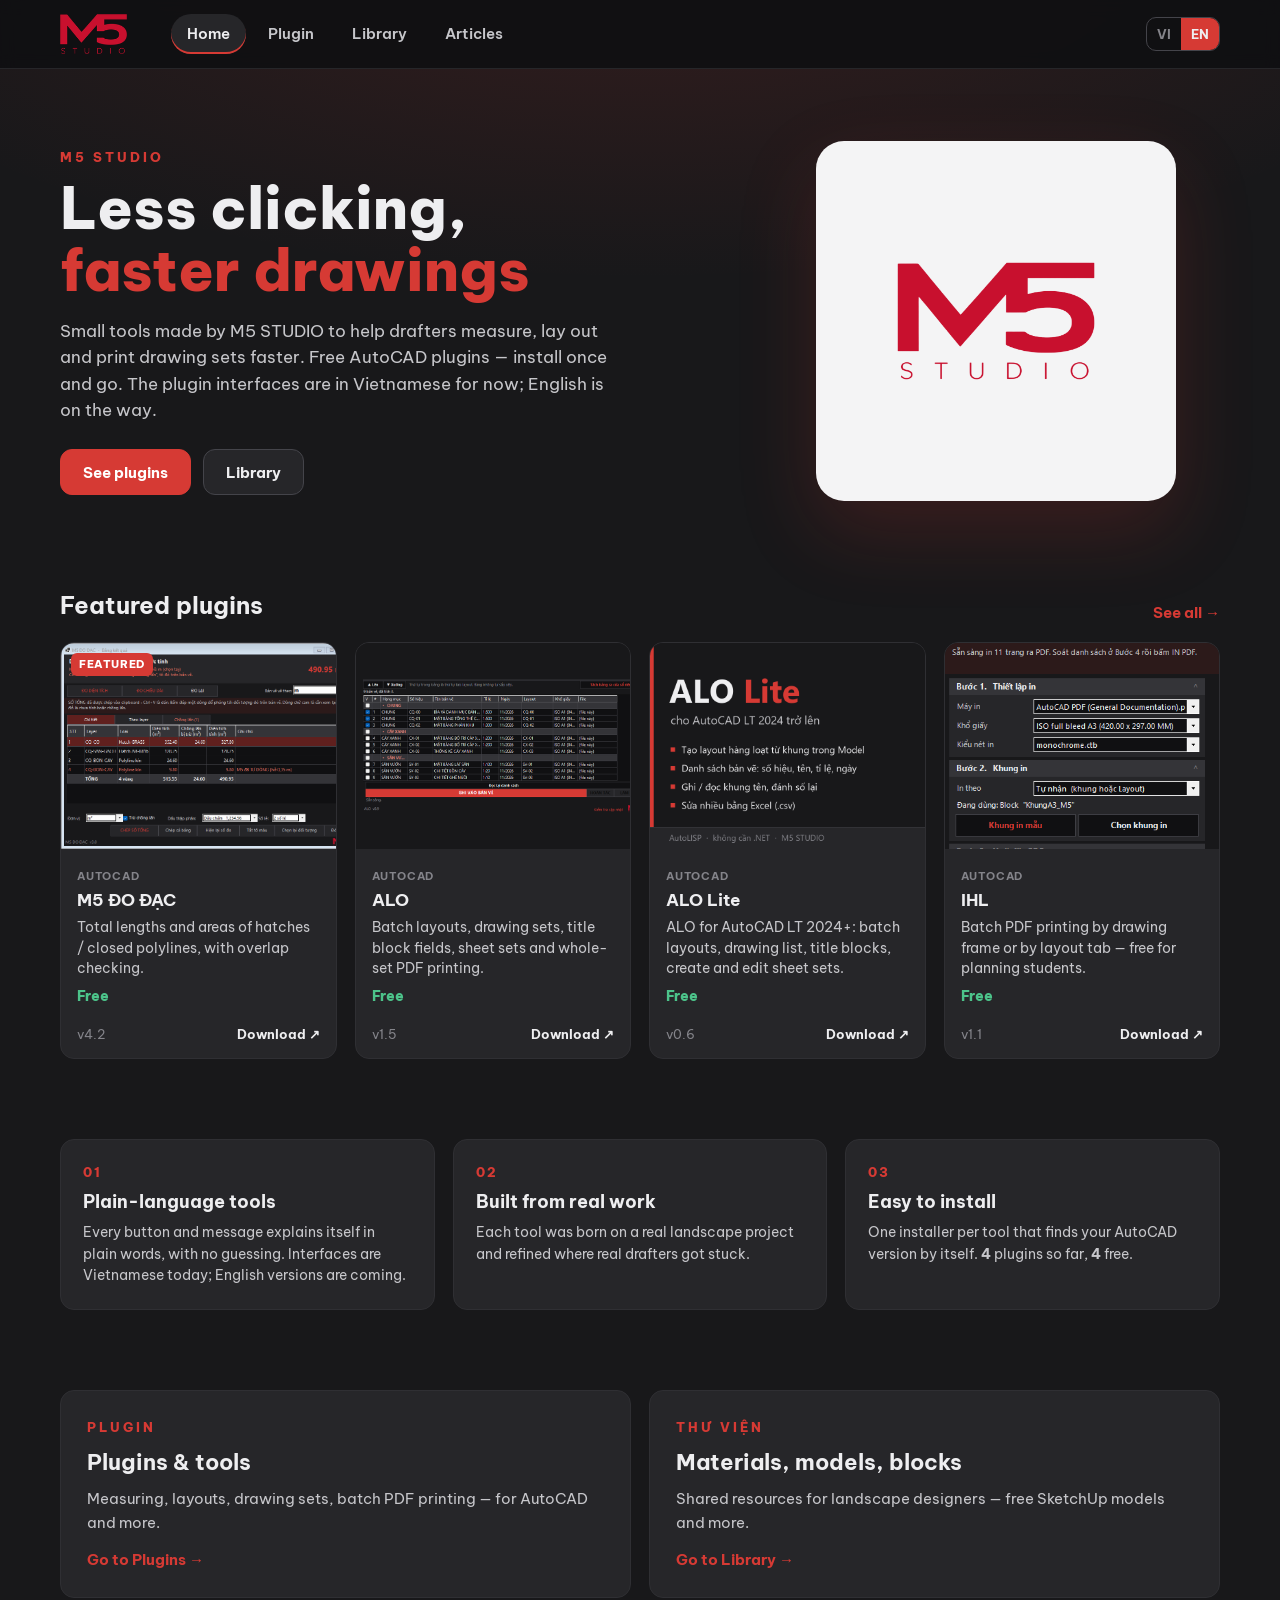
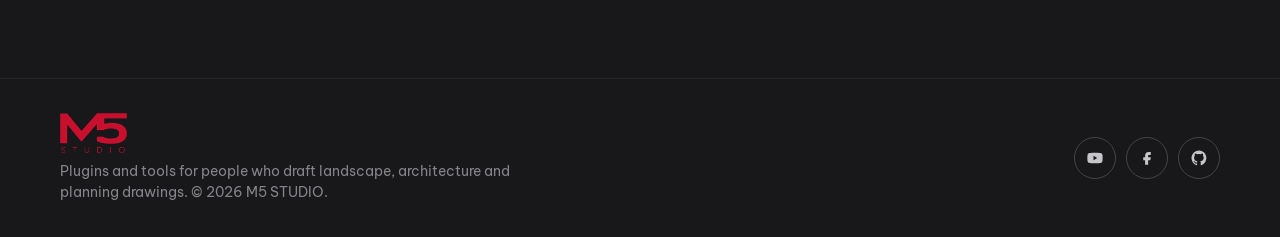
<file: index.html>
<!doctype html>
<html lang="vi">
<head>
  <meta charset="utf-8">
  <meta name="viewport" content="width=device-width, initial-scale=1">
  <title data-en="M5 STUDIO — Tools for drafters">M5 STUDIO — Công cụ cho người dựng bản vẽ</title>
  <meta name="description" content="Plugin và công cụ của M5 STUDIO cho người dựng bản vẽ cảnh quan, kiến trúc, quy hoạch: đo đạc, dàn trang, in hồ sơ." data-en="Free AutoCAD plugins by M5 STUDIO for landscape, architecture and planning drafters: measuring, layouts, sheet sets, batch PDF printing.">
  <link rel="icon" href="assets/img/favicon.png">
  <link rel="preconnect" href="https://fonts.googleapis.com">
  <link rel="preconnect" href="https://fonts.gstatic.com" crossorigin>
  <link href="https://fonts.googleapis.com/css2?family=Be+Vietnam+Pro:wght@400;600;700;800&display=swap" rel="stylesheet">
  <link rel="stylesheet" href="assets/css/style.css?v=43">
</head>
<body data-page="chu">
<main>
  <section class="wrap hero">
    <div>
      <div class="eyebrow">M5 STUDIO</div>
      <h1 data-en="Less clicking,<br><em>faster drawings</em>">Bớt việc tay,<br><em>vẽ nhanh hơn</em></h1>
      <p data-en="Small tools made by M5 STUDIO to help drafters measure, lay out and print drawing sets faster. Free AutoCAD plugins — install once and go. The plugin interfaces are in Vietnamese for now; English is on the way.">Những công cụ nhỏ do đội ngũ M5 STUDIO làm ra, giúp người dựng bản vẽ đo, dàn trang và in hồ sơ nhanh hơn. Cho AutoCAD và nhiều phần mềm khác — giao diện tiếng Việt, cài một lần là dùng.</p>
      <div class="actions">
        <a class="btn main" href="plugin.html" data-en="See plugins">Xem plugin</a>
        <a class="btn" href="thu-vien.html" data-en="Library">Thư viện</a>
      </div>
    </div>
    <div class="hero-logo"><img src="assets/img/m5-logo.png" alt="Logo M5 STUDIO"></div>
  </section>

  <section class="wrap section">
    <div class="section-head">
      <h2 data-en="Featured plugins">Plugin nổi bật</h2>
      <a href="plugin.html" data-en="See all →">Xem tất cả →</a>
    </div>
    <div class="grid" id="noiBat"></div>
  </section>

  <section class="wrap section">
    <div class="pillars">
      <div class="pillar" data-en="<div class=&quot;n&quot;>01</div><h3>Plain-language tools</h3><p>Every button and message explains itself in plain words, with no guessing. Interfaces are Vietnamese today; English versions are coming.</p>"><div class="n">01</div><h3>Tiếng Việt trọn vẹn</h3><p>Mọi nút, mọi thông báo đều có dấu, viết bằng lời thường — không cần đoán.</p></div>
      <div class="pillar" data-en="<div class=&quot;n&quot;>02</div><h3>Built from real work</h3><p>Each tool was born on a real landscape project and refined where real drafters got stuck.</p>"><div class="n">02</div><h3>Làm từ việc thật</h3><p>Mỗi công cụ ra đời từ một hồ sơ cảnh quan thật, sửa theo chỗ vướng thật.</p></div>
      <div class="pillar" data-en="<div class=&quot;n&quot;>03</div><h3>Easy to install</h3><p>One installer per tool that finds your AutoCAD version by itself. <b id=&quot;soPlugin&quot;>0</b> plugins so far, <b id=&quot;soMienPhi&quot;>0</b> free.</p>"><div class="n">03</div><h3>Nhiều phần mềm</h3><p>Mỗi công cụ một bộ cài, tự nhận phiên bản phần mềm trên máy. Hiện có <b id="soPlugin">0</b> plugin, <b id="soMienPhi">0</b> miễn phí.</p></div>
    </div>
  </section>

  <section class="wrap section">
    <div class="duo">
      <a class="big-link" href="plugin.html">
        <div class="eyebrow">Plugin</div>
        <h3 data-en="Plugins &amp; tools">Plugin &amp; công cụ</h3>
        <p data-en="Measuring, layouts, drawing sets, batch PDF printing — for AutoCAD and more.">Đo đạc, dàn trang, bộ bản vẽ, in PDF hàng loạt — cho AutoCAD và các phần mềm khác.</p>
        <span data-en="Go to Plugins →">Đến trang Plugin →</span>
      </a>
      <a class="big-link" href="thu-vien.html">
        <div class="eyebrow">Thư viện</div>
        <h3 data-en="Materials, models, blocks">Vật liệu, model, block</h3>
        <p data-en="Shared resources for landscape designers — free SketchUp models and more.">Kho tài nguyên dùng chung cho dân cảnh quan — đang chuẩn bị.</p>
        <span data-en="Go to Library →">Đến Thư viện →</span>
      </a>
    </div>
  </section>
</main>
<script src="data/cai-dat.js?v=43"></script>
<script src="data/plugins.js?v=43"></script>
<script src="assets/js/site.js?v=43"></script>
</body>
</html>
</file>
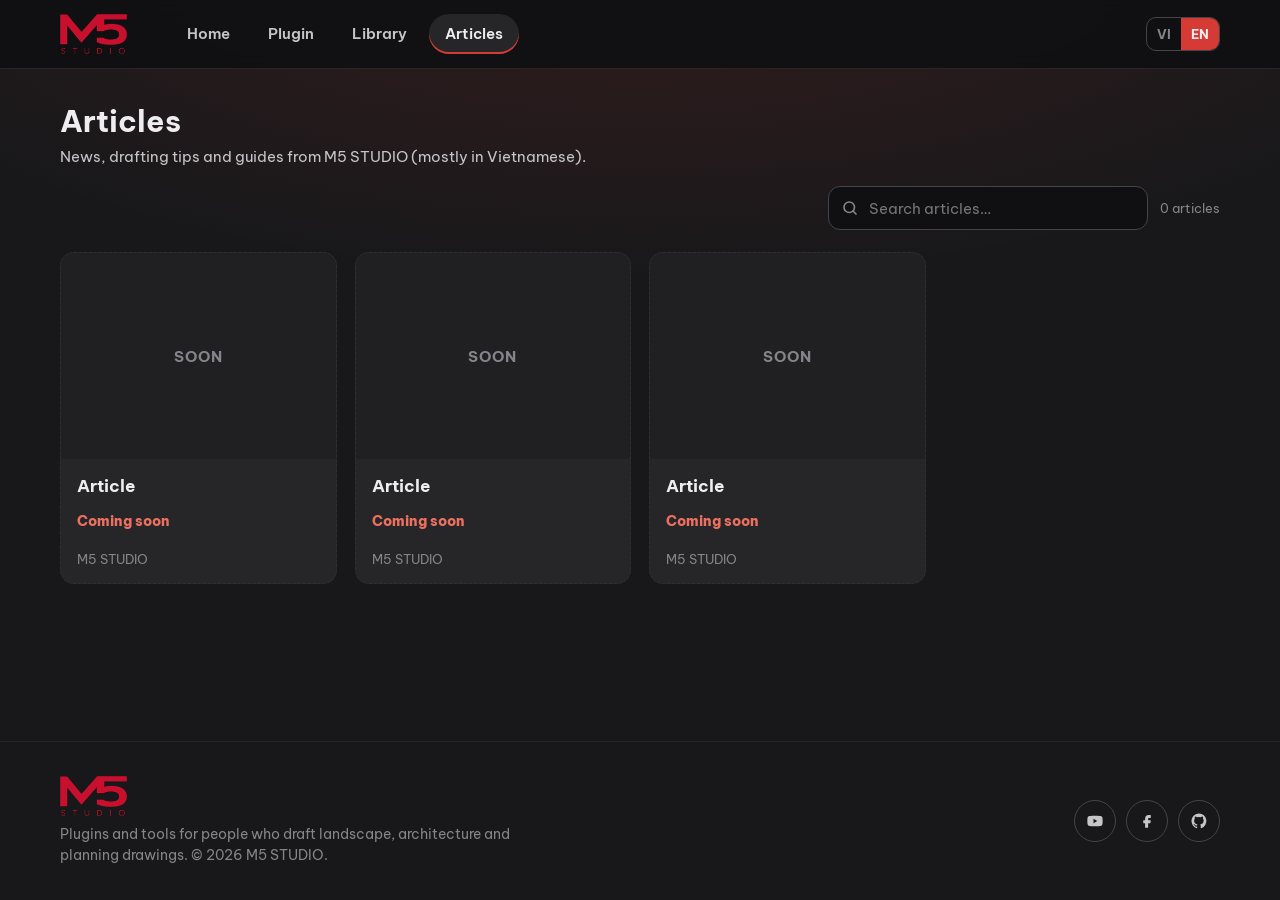
<file: bai-viet.html>
<!doctype html>
<html lang="vi">
<head>
  <meta charset="utf-8">
  <meta name="viewport" content="width=device-width, initial-scale=1">
  <title data-en="Articles — M5 STUDIO">Bài viết — M5 STUDIO</title>
  <meta name="description" content="Tin mới, mẹo dựng bản vẽ và hướng dẫn từ M5 STUDIO.">
  <link rel="icon" href="assets/img/favicon.png">
  <link rel="preconnect" href="https://fonts.googleapis.com">
  <link rel="preconnect" href="https://fonts.gstatic.com" crossorigin>
  <link href="https://fonts.googleapis.com/css2?family=Be+Vietnam+Pro:wght@400;600;700;800&display=swap" rel="stylesheet">
  <link rel="stylesheet" href="assets/css/style.css?v=43">
</head>
<body data-page="baiviet">
<main class="wrap">
  <div class="page-top">
    <div>
      <h1 data-en="Articles">Bài viết</h1>
      <p data-en="News, drafting tips and guides from M5 STUDIO (mostly in Vietnamese).">Tin mới, mẹo dựng bản vẽ và hướng dẫn từ M5 STUDIO.</p>
    </div>
  </div>

  <div class="toolbar">
    <label class="search">
      <svg viewBox="0 0 24 24" fill="none" stroke="currentColor" stroke-width="2.2" stroke-linecap="round"><circle cx="11" cy="11" r="7"/><path d="M20 20l-4-4"/></svg>
      <input id="tim" type="search" placeholder="Tìm bài viết…" aria-label="Tìm bài viết" data-en-ph="Search articles…">
    </label>
    <span class="count" id="dem"></span>
  </div>

  <div class="grid" id="luoi"></div>
</main>
<script src="data/cai-dat.js?v=43"></script>
<script src="data/bai-viet.js?v=43"></script>
<script src="assets/js/site.js?v=43"></script>
</body>
</html>
</file>
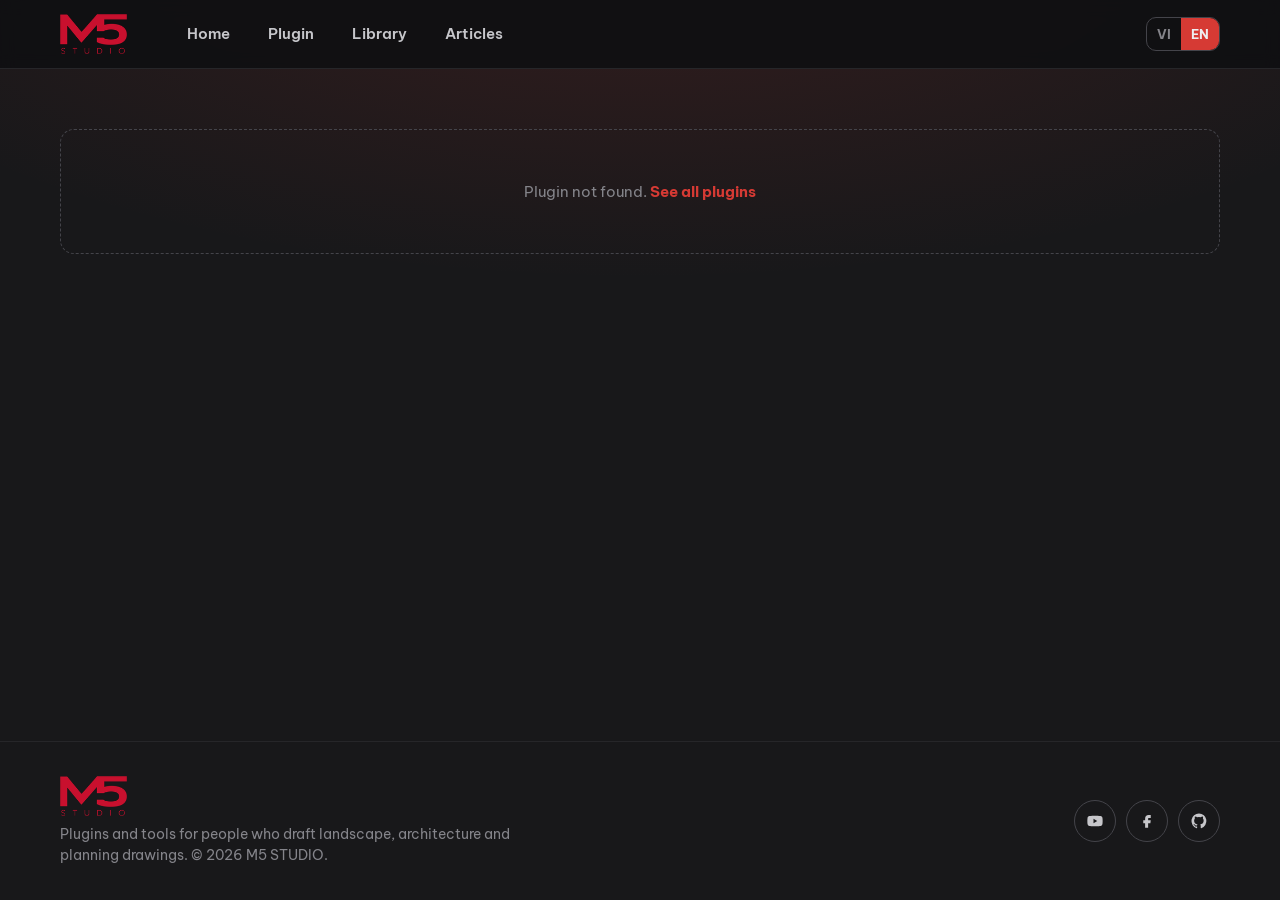
<file: chi-tiet.html>
<!doctype html>
<html lang="vi">
<head>
  <meta charset="utf-8">
  <meta name="viewport" content="width=device-width, initial-scale=1">
  <title>Plugin — M5 STUDIO</title>
  <link rel="icon" href="assets/img/favicon.png">
  <link rel="preconnect" href="https://fonts.googleapis.com">
  <link rel="preconnect" href="https://fonts.gstatic.com" crossorigin>
  <link href="https://fonts.googleapis.com/css2?family=Be+Vietnam+Pro:wght@400;600;700;800&display=swap" rel="stylesheet">
  <link rel="stylesheet" href="assets/css/style.css?v=43">
</head>
<body data-page="chitiet">
<main class="wrap" id="chiTiet"></main>
<script src="data/cai-dat.js?v=43"></script>
<script src="data/plugins.js?v=43"></script>
<script src="assets/js/site.js?v=43"></script>
</body>
</html>
</file>
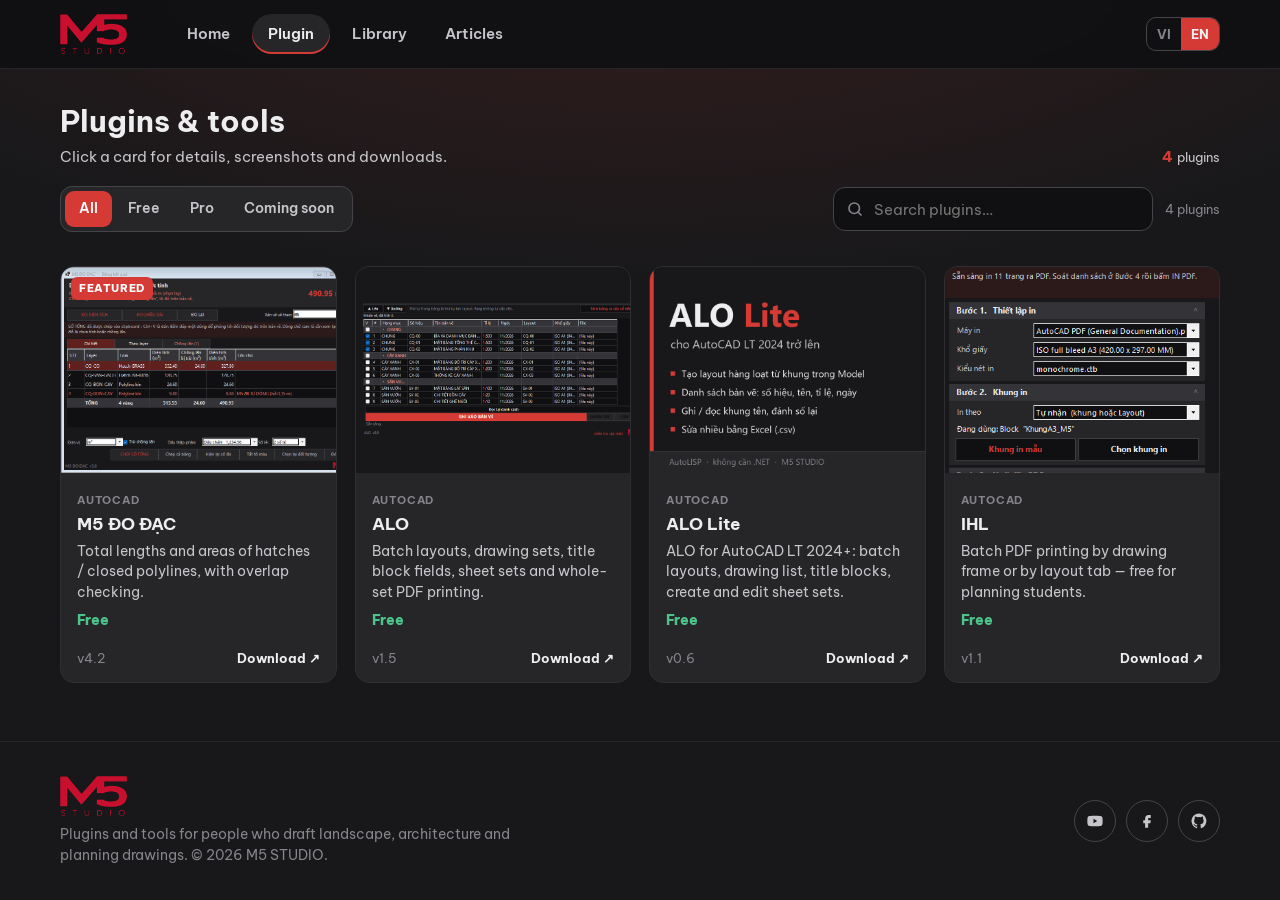
<file: plugin.html>
<!doctype html>
<html lang="vi">
<head>
  <meta charset="utf-8">
  <meta name="viewport" content="width=device-width, initial-scale=1">
  <title>Plugin — M5 STUDIO</title>
  <meta name="description" content="Danh sách plugin và công cụ của M5 STUDIO." data-en="All plugins and tools by M5 STUDIO.">
  <link rel="icon" href="assets/img/favicon.png">
  <link rel="preconnect" href="https://fonts.googleapis.com">
  <link rel="preconnect" href="https://fonts.gstatic.com" crossorigin>
  <link href="https://fonts.googleapis.com/css2?family=Be+Vietnam+Pro:wght@400;600;700;800&display=swap" rel="stylesheet">
  <link rel="stylesheet" href="assets/css/style.css?v=43">
</head>
<body data-page="plugin">
<main class="wrap">
  <div class="page-top">
    <div>
      <h1 data-en="Plugins &amp; tools">Plugin &amp; công cụ</h1>
      <p data-en="Click a card for details, screenshots and downloads.">Bấm vào thẻ để xem chi tiết, ảnh chụp và tải về.</p>
    </div>
    <div class="stats">
      <span hidden id="oTongTai" data-en="<b id=&quot;tongTai&quot;>0</b>downloads"><b id="tongTai">0</b>lượt tải</span>
      <span data-en="<b id=&quot;tongPlugin&quot;>0</b>plugins"><b id="tongPlugin">0</b>plugin</span>
    </div>
  </div>

  <div class="toolbar">
    <div class="seg" id="loc" role="group" aria-label="Lọc plugin">
      <button class="on" data-loc="tat-ca" data-en="All">Tất cả</button>
      <button data-loc="mien-phi" data-en="Free">Miễn phí</button>
      <button data-loc="pro">Pro</button>
      <button data-loc="sap-ra-mat" data-en="Coming soon">Sắp ra mắt</button>
    </div>
    <label class="search">
      <svg viewBox="0 0 24 24" fill="none" stroke="currentColor" stroke-width="2.2" stroke-linecap="round"><circle cx="11" cy="11" r="7"/><path d="M20 20l-4-4"/></svg>
      <input id="tim" type="search" placeholder="Tìm plugin…" aria-label="Tìm plugin" data-en-ph="Search plugins…">
    </label>
    <span class="count" id="dem"></span>
  </div>
  <div class="chips" id="locPm" hidden></div>

  <div class="grid" id="luoi"></div>
</main>
<script src="data/cai-dat.js?v=43"></script>
<script src="data/plugins.js?v=43"></script>
<script src="assets/js/site.js?v=43"></script>
</body>
</html>
</file>
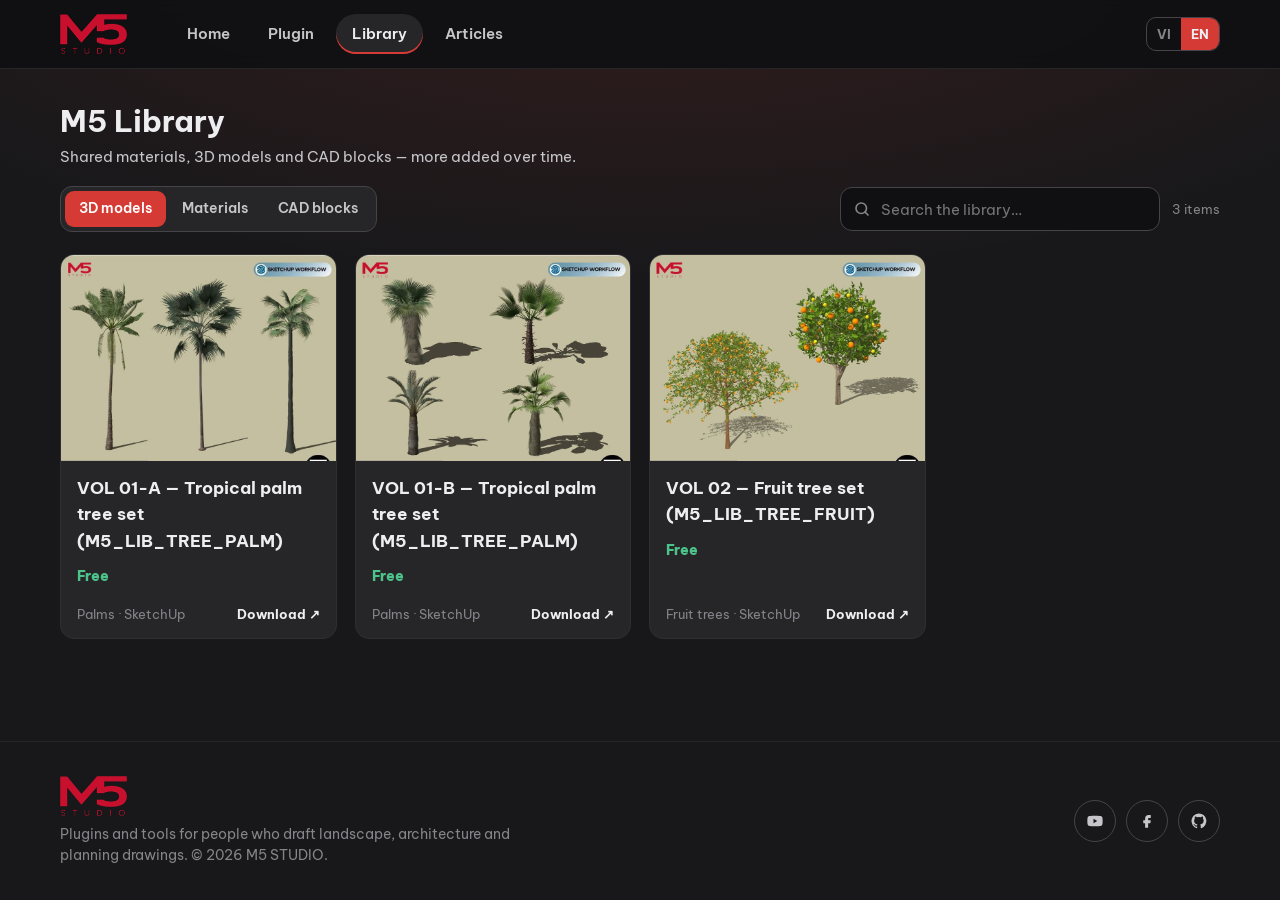
<file: thu-vien.html>
<!doctype html>
<html lang="vi">
<head>
  <meta charset="utf-8">
  <meta name="viewport" content="width=device-width, initial-scale=1">
  <title data-en="Library — M5 STUDIO">Thư viện — M5 STUDIO</title>
  <meta name="description" content="Thư viện vật liệu, model 3D và block CAD của M5 STUDIO.">
  <link rel="icon" href="assets/img/favicon.png">
  <link rel="preconnect" href="https://fonts.googleapis.com">
  <link rel="preconnect" href="https://fonts.gstatic.com" crossorigin>
  <link href="https://fonts.googleapis.com/css2?family=Be+Vietnam+Pro:wght@400;600;700;800&display=swap" rel="stylesheet">
  <link rel="stylesheet" href="assets/css/style.css?v=43">
</head>
<body data-page="thuvien">
<main class="wrap">
  <div class="page-top">
    <div>
      <h1>M5 Library</h1>
      <p data-en="Shared materials, 3D models and CAD blocks — more added over time.">Vật liệu, model 3D và block CAD dùng chung — đang chuẩn bị, sẽ cập nhật dần.</p>
    </div>
  </div>

  <div class="toolbar">
    <div class="seg" id="nhom" role="group" aria-label="Nhóm thư viện"></div>
    <label class="search">
      <svg viewBox="0 0 24 24" fill="none" stroke="currentColor" stroke-width="2.2" stroke-linecap="round"><circle cx="11" cy="11" r="7"/><path d="M20 20l-4-4"/></svg>
      <input id="tim" type="search" placeholder="Tìm trong thư viện…" aria-label="Tìm trong thư viện" data-en-ph="Search the library…">
    </label>
    <span class="count" id="dem"></span>
  </div>

  <div class="grid" id="luoi"></div>
</main>
<script src="data/cai-dat.js?v=43"></script>
<script src="data/thu-vien.js?v=43"></script>
<script src="assets/js/site.js?v=43"></script>
</body>
</html>
</file>
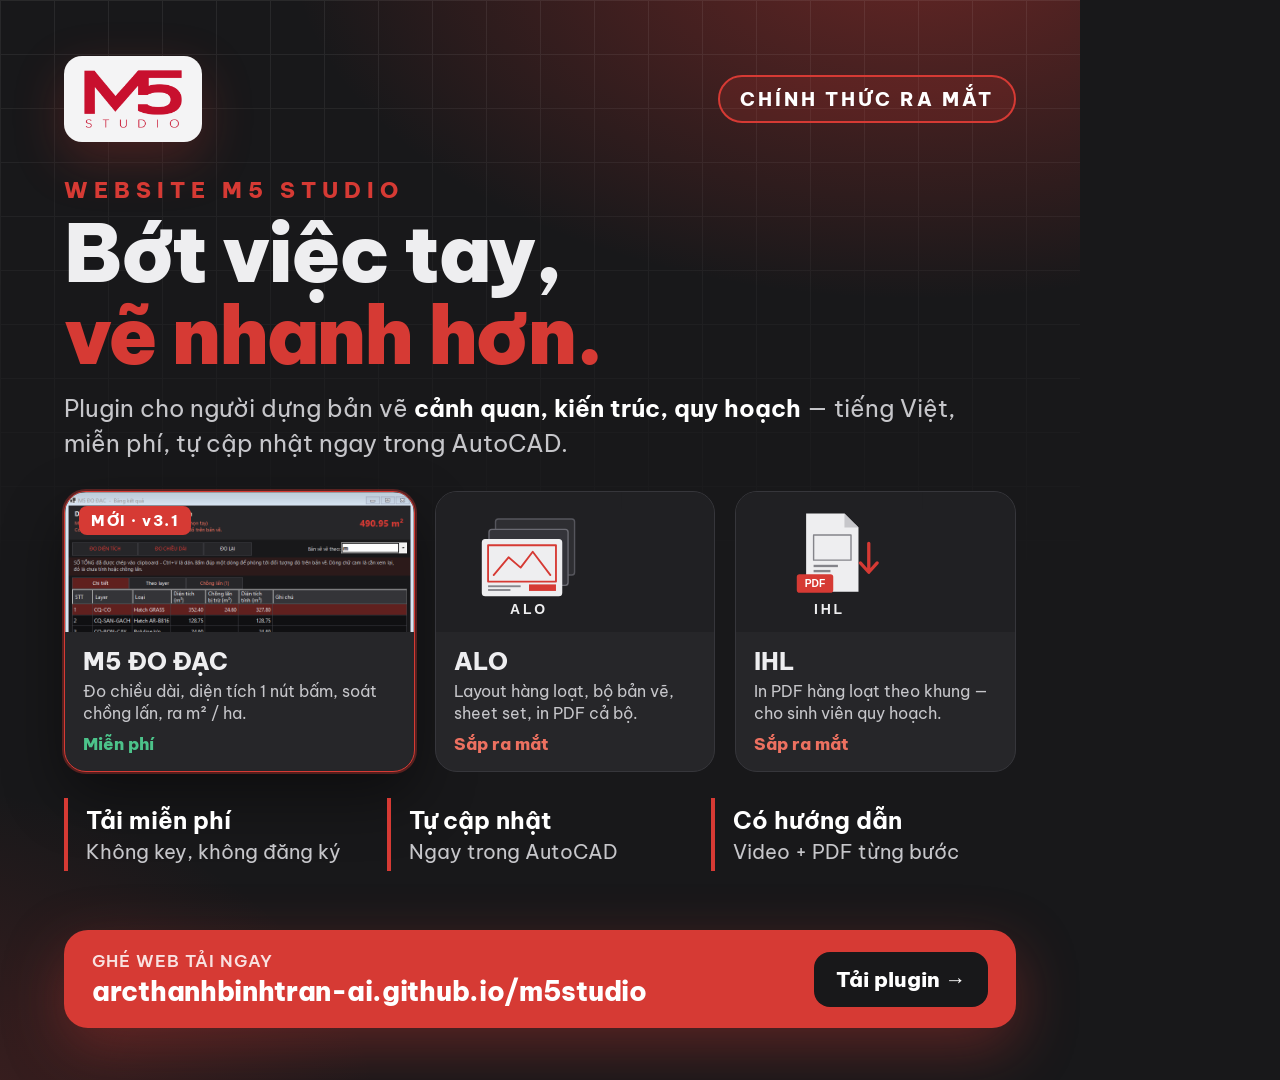
<file: tools/anh-bai-dang/cong-bo-vuong.html>
<!doctype html>
<html lang="vi">
<head>
<meta charset="utf-8">
<title>M5 STUDIO - ảnh công bố</title>
<link href="https://fonts.googleapis.com/css2?family=Be+Vietnam+Pro:wght@400;500;600;700;800;900&display=swap" rel="stylesheet">
<style>
  /* Khung vuông 1080x1080 - bản vuông của ảnh công bố */
  * { box-sizing: border-box; margin: 0; padding: 0; }
  html, body { width: 1080px; height: 1080px; overflow: hidden; background: #18181A; }
  body {
    font-family: "Be Vietnam Pro", "Segoe UI", Arial, sans-serif;
    color: #EEEEF0;
    position: relative;
  }
  .glow {
    position: absolute; inset: 0;
    background:
      radial-gradient(ellipse 900px 520px at 85% -6%, rgba(214, 58, 52, .42), transparent 70%),
      radial-gradient(ellipse 700px 500px at -10% 105%, rgba(214, 58, 52, .22), transparent 70%);
  }
  .grid-bg {
    position: absolute; inset: 0; opacity: .07;
    background-image:
      linear-gradient(#fff 1px, transparent 1px),
      linear-gradient(90deg, #fff 1px, transparent 1px);
    background-size: 54px 54px;
    mask-image: linear-gradient(180deg, #000 0%, transparent 55%);
  }
  .wrap { position: absolute; inset: 0; padding: 56px 64px 52px; display: flex; flex-direction: column; }

  .top { display: flex; align-items: center; justify-content: space-between; }
  .logo-box { background: #F4F4F5; border-radius: 18px; padding: 14px 20px; box-shadow: 0 18px 50px rgba(214, 58, 52, .25); }
  .logo-box img { height: 58px; display: block; }
  .pill {
    border: 2px solid #D63A34; color: #fff; background: rgba(214, 58, 52, .15);
    font-weight: 800; font-size: 19px; letter-spacing: 3px; padding: 10px 20px; border-radius: 999px;
  }

  .kicker { margin-top: 34px; color: #D63A34; font-weight: 800; font-size: 22px; letter-spacing: 6px; }
  h1 { margin-top: 8px; font-size: 80px; line-height: 1.02; font-weight: 900; letter-spacing: -2px; }
  h1 em { font-style: normal; color: #D63A34; }
  .lead { margin-top: 16px; font-size: 24px; line-height: 1.45; color: #C6C6CA; max-width: 900px; }
  .lead b { color: #fff; font-weight: 700; }

  .cards { margin-top: 30px; display: grid; grid-template-columns: 1.25fr 1fr 1fr; gap: 20px; }
  .card {
    background: #262629; border: 1px solid #36363B; border-radius: 22px; overflow: hidden;
    display: flex; flex-direction: column;
  }
  .card.hot { border-color: #D63A34; box-shadow: 0 0 0 2px rgba(214, 58, 52, .35), 0 24px 60px rgba(0, 0, 0, .45); }
  .card .pic { height: 140px; background: #202023; position: relative; overflow: hidden; }
  .card .pic img { width: 100%; height: 100%; object-fit: cover; object-position: top left; }
  .card .pic img[src$=".svg"] { object-fit: contain; }
  .card .tag {
    position: absolute; top: 14px; left: 14px; background: #D63A34; color: #fff;
    font-size: 15px; font-weight: 800; letter-spacing: 1.5px; padding: 5px 12px; border-radius: 8px;
  }
  .card .body { padding: 14px 18px 16px; }
  .card h3 { font-size: 24px; font-weight: 800; }
  .card p { margin-top: 4px; font-size: 16px; line-height: 1.4; color: #C6C6CA; }
  .price { display: inline-block; margin-top: 8px; font-weight: 800; font-size: 17px; }
  .free { color: #4CC38A; }
  .soon { color: #EC7060; }

  .feat { margin-top: 26px; display: grid; grid-template-columns: repeat(3, 1fr); gap: 18px; }
  .feat div {
    border-left: 4px solid #D63A34; padding: 6px 0 6px 18px;
    font-size: 20px; line-height: 1.35; color: #C6C6CA; white-space: nowrap;
  }
  .feat b { display: block; color: #fff; font-size: 24px; margin-bottom: 2px; }

  .bottom {
    margin-top: auto; display: flex; align-items: center; justify-content: space-between;
    background: #D63A34; border-radius: 24px; padding: 20px 28px;
    box-shadow: 0 20px 60px rgba(214, 58, 52, .35);
  }
  .bottom .lbl { font-size: 17px; font-weight: 600; color: rgba(255, 255, 255, .85); letter-spacing: 1px; }
  .bottom .url { white-space: nowrap; font-size: 27px; font-weight: 800; color: #fff; margin-top: 2px; letter-spacing: -.3px; }
  .bottom .go {
    background: #18181A; color: #fff; font-weight: 800; font-size: 21px;
    padding: 14px 22px; border-radius: 16px; white-space: nowrap;
  }
</style>
</head>
<body>
  <div class="glow"></div>
  <div class="grid-bg"></div>
  <div class="wrap">
    <div class="top">
      <div class="logo-box"><img src="../../assets/img/m5-logo.png" alt="M5 STUDIO"></div>
      <div class="pill">CHÍNH THỨC RA MẮT</div>
    </div>

    <div class="kicker">WEBSITE M5 STUDIO</div>
    <h1>Bớt việc tay,<br><em>vẽ nhanh hơn.</em></h1>
    <p class="lead">Plugin cho người dựng bản vẽ <b>cảnh quan, kiến trúc, quy hoạch</b> — tiếng Việt, miễn phí, tự cập nhật ngay trong AutoCAD.</p>

    <div class="cards">
      <div class="card hot">
        <div class="pic"><img src="../../assets/img/m5dodac-dien-tich.png" alt=""><span class="tag">MỚI · v3.1</span></div>
        <div class="body">
          <h3>M5 ĐO ĐẠC</h3>
          <p>Đo chiều dài, diện tích 1 nút bấm, soát chồng lấn, ra m² / ha.</p>
          <span class="price free">Miễn phí</span>
        </div>
      </div>
      <div class="card">
        <div class="pic"><img src="../../assets/img/alo-the.svg" alt=""></div>
        <div class="body">
          <h3>ALO</h3>
          <p>Layout hàng loạt, bộ bản vẽ, sheet set, in PDF cả bộ.</p>
          <span class="price soon">Sắp ra mắt</span>
        </div>
      </div>
      <div class="card">
        <div class="pic"><img src="../../assets/img/ihl-the.svg" alt=""></div>
        <div class="body">
          <h3>IHL</h3>
          <p>In PDF hàng loạt theo khung — cho sinh viên quy hoạch.</p>
          <span class="price soon">Sắp ra mắt</span>
        </div>
      </div>
    </div>

    <div class="feat">
      <div><b>Tải miễn phí</b>Không key, không đăng ký</div>
      <div><b>Tự cập nhật</b>Ngay trong AutoCAD</div>
      <div><b>Có hướng dẫn</b>Video + PDF từng bước</div>
    </div>

    <div class="bottom">
      <div>
        <div class="lbl">GHÉ WEB TẢI NGAY</div>
        <div class="url">arcthanhbinhtran-ai.github.io/m5studio</div>
      </div>
      <div class="go">Tải plugin →</div>
    </div>
  </div>
</body>
</html>
</file>
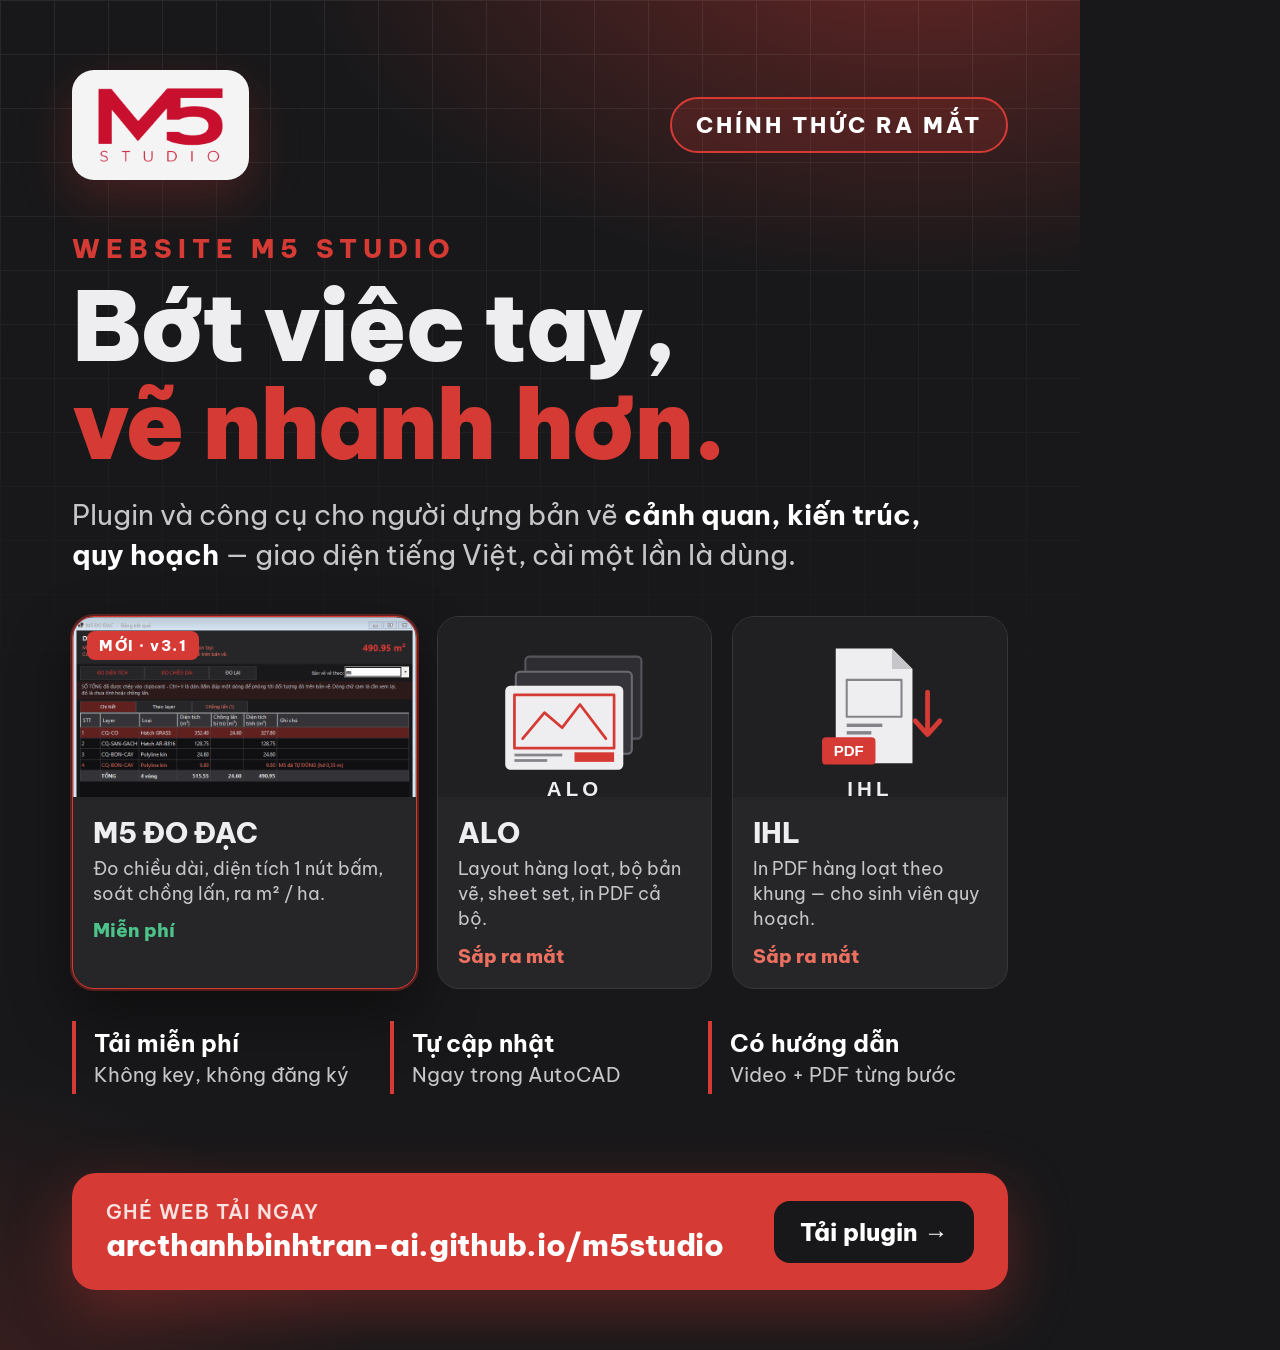
<file: tools/anh-bai-dang/cong-bo.html>
<!doctype html>
<html lang="vi">
<head>
<meta charset="utf-8">
<title>M5 STUDIO - ảnh công bố</title>
<link href="https://fonts.googleapis.com/css2?family=Be+Vietnam+Pro:wght@400;500;600;700;800;900&display=swap" rel="stylesheet">
<style>
  /* Khung 1080x1350 (4:5) - cỡ ảnh bài đăng Facebook / Instagram */
  * { box-sizing: border-box; margin: 0; padding: 0; }
  html, body { width: 1080px; height: 1350px; overflow: hidden; background: #18181A; }
  body {
    font-family: "Be Vietnam Pro", "Segoe UI", Arial, sans-serif;
    color: #EEEEF0;
    position: relative;
  }
  .glow {
    position: absolute; inset: 0;
    background:
      radial-gradient(ellipse 900px 520px at 85% -6%, rgba(214, 58, 52, .42), transparent 70%),
      radial-gradient(ellipse 700px 500px at -10% 105%, rgba(214, 58, 52, .22), transparent 70%);
  }
  .grid-bg {
    position: absolute; inset: 0; opacity: .07;
    background-image:
      linear-gradient(#fff 1px, transparent 1px),
      linear-gradient(90deg, #fff 1px, transparent 1px);
    background-size: 54px 54px;
    mask-image: linear-gradient(180deg, #000 0%, transparent 55%);
  }
  .wrap { position: absolute; inset: 0; padding: 70px 72px 60px; display: flex; flex-direction: column; }

  .top { display: flex; align-items: center; justify-content: space-between; }
  .logo-box { background: #F4F4F5; border-radius: 22px; padding: 18px 26px; box-shadow: 0 18px 50px rgba(214, 58, 52, .25); }
  .logo-box img { height: 74px; display: block; }
  .pill {
    border: 2px solid #D63A34; color: #fff; background: rgba(214, 58, 52, .15);
    font-weight: 800; font-size: 22px; letter-spacing: 3px; padding: 12px 24px; border-radius: 999px;
  }

  .kicker { margin-top: 52px; color: #D63A34; font-weight: 800; font-size: 26px; letter-spacing: 6px; }
  h1 { margin-top: 12px; font-size: 96px; line-height: 1.02; font-weight: 900; letter-spacing: -2px; }
  h1 em { font-style: normal; color: #D63A34; }
  .lead { margin-top: 22px; font-size: 28px; line-height: 1.45; color: #C6C6CA; max-width: 900px; }
  .lead b { color: #fff; font-weight: 700; }

  .cards { margin-top: 40px; display: grid; grid-template-columns: 1.25fr 1fr 1fr; gap: 20px; }
  .card {
    background: #262629; border: 1px solid #36363B; border-radius: 22px; overflow: hidden;
    display: flex; flex-direction: column;
  }
  .card.hot { border-color: #D63A34; box-shadow: 0 0 0 2px rgba(214, 58, 52, .35), 0 24px 60px rgba(0, 0, 0, .45); }
  .card .pic { height: 180px; background: #202023; position: relative; overflow: hidden; }
  .card .pic img { width: 100%; height: 100%; object-fit: cover; object-position: top left; }
  .card .tag {
    position: absolute; top: 14px; left: 14px; background: #D63A34; color: #fff;
    font-size: 15px; font-weight: 800; letter-spacing: 1.5px; padding: 5px 12px; border-radius: 8px;
  }
  .card .body { padding: 18px 20px 20px; }
  .card h3 { font-size: 28px; font-weight: 800; }
  .card p { margin-top: 6px; font-size: 18px; line-height: 1.4; color: #C6C6CA; }
  .price { display: inline-block; margin-top: 12px; font-weight: 800; font-size: 19px; }
  .free { color: #4CC38A; }
  .soon { color: #EC7060; }

  .feat { margin-top: 32px; margin-bottom: 32px; display: grid; grid-template-columns: repeat(3, 1fr); gap: 18px; }
  .feat div {
    border-left: 4px solid #D63A34; padding: 6px 0 6px 18px;
    font-size: 20px; line-height: 1.35; color: #C6C6CA; white-space: nowrap;
  }
  .feat b { display: block; color: #fff; font-size: 24px; margin-bottom: 2px; }

  .bottom {
    margin-top: auto; display: flex; align-items: center; justify-content: space-between;
    background: #D63A34; border-radius: 24px; padding: 26px 34px;
    box-shadow: 0 20px 60px rgba(214, 58, 52, .35);
  }
  .bottom .lbl { font-size: 20px; font-weight: 600; color: rgba(255, 255, 255, .85); letter-spacing: 1px; }
  .bottom .url { white-space: nowrap; font-size: 30px; font-weight: 800; color: #fff; margin-top: 2px; letter-spacing: -.3px; }
  .bottom .go {
    background: #18181A; color: #fff; font-weight: 800; font-size: 24px;
    padding: 16px 26px; border-radius: 16px; white-space: nowrap;
  }
</style>
</head>
<body>
  <div class="glow"></div>
  <div class="grid-bg"></div>
  <div class="wrap">
    <div class="top">
      <div class="logo-box"><img src="../../assets/img/m5-logo.png" alt="M5 STUDIO"></div>
      <div class="pill">CHÍNH THỨC RA MẮT</div>
    </div>

    <div class="kicker">WEBSITE M5 STUDIO</div>
    <h1>Bớt việc tay,<br><em>vẽ nhanh hơn.</em></h1>
    <p class="lead">Plugin và công cụ cho người dựng bản vẽ <b>cảnh quan, kiến trúc, quy hoạch</b> — giao diện tiếng Việt, cài một lần là dùng.</p>

    <div class="cards">
      <div class="card hot">
        <div class="pic"><img src="../../assets/img/m5dodac-dien-tich.png" alt=""><span class="tag">MỚI · v3.1</span></div>
        <div class="body">
          <h3>M5 ĐO ĐẠC</h3>
          <p>Đo chiều dài, diện tích 1 nút bấm, soát chồng lấn, ra m² / ha.</p>
          <span class="price free">Miễn phí</span>
        </div>
      </div>
      <div class="card">
        <div class="pic"><img src="../../assets/img/alo-the.svg" alt=""></div>
        <div class="body">
          <h3>ALO</h3>
          <p>Layout hàng loạt, bộ bản vẽ, sheet set, in PDF cả bộ.</p>
          <span class="price soon">Sắp ra mắt</span>
        </div>
      </div>
      <div class="card">
        <div class="pic"><img src="../../assets/img/ihl-the.svg" alt=""></div>
        <div class="body">
          <h3>IHL</h3>
          <p>In PDF hàng loạt theo khung — cho sinh viên quy hoạch.</p>
          <span class="price soon">Sắp ra mắt</span>
        </div>
      </div>
    </div>

    <div class="feat">
      <div><b>Tải miễn phí</b>Không key, không đăng ký</div>
      <div><b>Tự cập nhật</b>Ngay trong AutoCAD</div>
      <div><b>Có hướng dẫn</b>Video + PDF từng bước</div>
    </div>

    <div class="bottom">
      <div>
        <div class="lbl">GHÉ WEB TẢI NGAY</div>
        <div class="url">arcthanhbinhtran-ai.github.io/m5studio</div>
      </div>
      <div class="go">Tải plugin →</div>
    </div>
  </div>
</body>
</html>
</file>
<file: assets/css/style.css>
/* M5 STUDIO - bảng màu lấy từ M5Skin (đỏ / đen / trắng) */
:root {
  --bg: #18181A;
  --bg2: #262629;
  --head: #343438;
  --field: #101012;
  --line: #44444A;
  --txt: #EEEEF0;
  --lbl: #C6C6CA;
  --dim: #84848A;
  --accent: #D63A34;
  --accent-hover: #E8483F;
  --green: #4CC38A;
  --orange: #EC7060;
  --radius: 14px;
  --wrap: 1200px;
}

* { box-sizing: border-box; }
html { -webkit-text-size-adjust: 100%; }
body {
  margin: 0;
  background: var(--bg);
  background-image: radial-gradient(ellipse 70% 360px at 50% -80px, rgba(214, 58, 52, .16), transparent);
  background-repeat: no-repeat;
  color: var(--txt);
  font-family: "Be Vietnam Pro", "Segoe UI", Arial, sans-serif;
  font-size: 15px;
  line-height: 1.55;
  min-height: 100vh;
  display: flex;
  flex-direction: column;
}
main { flex: 1; }
a { color: inherit; text-decoration: none; }
img { max-width: 100%; display: block; }
.wrap { width: 100%; max-width: var(--wrap); margin: 0 auto; padding: 0 20px; }

/* ---------- Đầu trang ---------- */
.site-head {
  position: sticky; top: 0; z-index: 20;
  background: rgba(16, 16, 18, .92);
  backdrop-filter: blur(8px);
  border-bottom: 1px solid var(--bg2);
}
.site-head .wrap { display: flex; align-items: center; gap: 24px; height: 68px; }
.brand { display: flex; align-items: center; gap: 10px; font-weight: 800; letter-spacing: .5px; }
.brand img { height: 40px; width: auto; }
.brand span { font-size: 18px; }
.brand b { color: var(--accent); }
.nav { display: flex; gap: 6px; margin-left: 20px; }
.nav a {
  padding: 8px 16px; border-radius: 999px; font-weight: 600; color: var(--lbl);
  transition: background .15s, color .15s;
}
.nav a:hover { color: var(--txt); background: var(--bg2); }
.nav a.on { color: var(--txt); background: var(--bg2); box-shadow: inset 0 -2px 0 var(--accent); }
.menu-btn { display: none; }
.lang-sw { display: flex; margin-left: auto; border: 1px solid var(--line); border-radius: 10px; overflow: hidden; }
.lang-sw a { padding: 6px 10px; font-size: 13px; font-weight: 700; color: var(--dim); text-decoration: none; }
.lang-sw a:hover { color: var(--txt); background: var(--bg2); }
.lang-sw a.on { color: var(--txt); background: var(--accent); }
.lang-note { margin-top: -6px; }

/* ---------- Nút ---------- */
.btn {
  display: inline-flex; align-items: center; justify-content: center; gap: 8px;
  min-height: 46px; padding: 0 22px; border-radius: 12px;
  font: inherit; font-weight: 700; cursor: pointer;
  border: 1px solid var(--line); background: var(--bg2); color: var(--txt);
  transition: background .15s, border-color .15s, transform .1s;
}
.btn:hover { border-color: var(--dim); }
.btn:active { transform: translateY(1px); }
.btn.main { background: var(--accent); border-color: var(--accent); color: #fff; }
.btn.main:hover { background: var(--accent-hover); border-color: var(--accent-hover); }
.btn.small { min-height: 38px; padding: 0 16px; font-size: 14px; }
.btn.off { opacity: .55; cursor: not-allowed; }

/* ---------- Tiêu đề trang ---------- */
.page-top { padding: 34px 0 18px; display: flex; justify-content: space-between; align-items: flex-end; gap: 16px; flex-wrap: wrap; }
.page-top h1 { margin: 0; font-size: 30px; line-height: 1.2; }
.page-top p { margin: 6px 0 0; color: var(--lbl); }
.stats { display: flex; gap: 22px; font-size: 13px; color: var(--lbl); }
.stats b { color: var(--accent); font-size: 15px; margin-right: 4px; }

/* ---------- Thanh lọc ---------- */
.toolbar { display: flex; gap: 12px; align-items: center; flex-wrap: wrap; margin-bottom: 22px; }
.seg { display: inline-flex; background: var(--bg2); border: 1px solid var(--line); border-radius: 12px; padding: 4px; gap: 2px; }
.seg button {
  font: inherit; font-weight: 600; font-size: 14px; color: var(--lbl);
  background: transparent; border: 0; padding: 7px 14px; border-radius: 9px; cursor: pointer; white-space: nowrap;
}
.seg button:hover { color: var(--txt); }
.seg button.on { background: var(--accent); color: #fff; }
.search {
  margin-left: auto; position: relative; flex: 0 1 320px;
}
.search input {
  width: 100%; height: 44px; padding: 0 14px 0 40px;
  background: var(--field); border: 1px solid var(--line); border-radius: 12px;
  color: var(--txt); font: inherit; outline: none;
}
.search input:focus { border-color: var(--accent); }
.search svg { position: absolute; left: 13px; top: 13px; width: 18px; height: 18px; color: var(--dim); }
.count { color: var(--dim); font-size: 13px; }

.chips { display: flex; flex-wrap: wrap; gap: 8px; margin: -8px 0 20px; }
.chips button {
  font: inherit; font-size: 13px; font-weight: 600; color: var(--lbl); cursor: pointer;
  background: transparent; border: 1px solid var(--line); border-radius: 999px; padding: 5px 14px;
}
.chips button:hover { color: var(--txt); border-color: var(--dim); }
.chips button.on { color: #fff; border-color: var(--accent); background: rgba(214, 58, 52, .18); }
.card .soft { display: inline-block; font-size: 11px; font-weight: 700; letter-spacing: .8px; text-transform: uppercase; color: var(--dim); margin-bottom: 2px; }

/* ---------- Lưới thẻ ---------- */
.grid { display: grid; grid-template-columns: repeat(auto-fill, minmax(240px, 1fr)); gap: 18px; }
.card {
  background: var(--bg2); border: 1px solid #2F2F33; border-radius: var(--radius);
  overflow: hidden; display: flex; flex-direction: column;
  transition: transform .15s, border-color .15s;
}
.card:hover { transform: translateY(-3px); border-color: var(--accent); }
.card .pic { aspect-ratio: 4 / 3; background: #202023; position: relative; overflow: hidden; }
.card .pic img { width: 100%; height: 100%; object-fit: cover; object-position: top left; }
.card .pic .tag {
  position: absolute; top: 10px; left: 10px; background: var(--accent); color: #fff;
  font-size: 11px; font-weight: 800; letter-spacing: .6px; padding: 3px 8px; border-radius: 6px;
}
.card .body { padding: 14px 16px 6px; flex: 1; }
.card h3 { margin: 0 0 4px; font-size: 17px; }
.card .desc { margin: 0; color: var(--lbl); font-size: 13.5px; line-height: 1.5; }
.price { display: inline-block; margin-top: 8px; font-weight: 800; font-size: 14px; }
.price.free { color: var(--green); }
.price.pro { color: var(--accent); }
.price.soon { color: var(--orange); }
.card .foot {
  display: flex; justify-content: space-between; align-items: center;
  padding: 10px 16px 14px; font-size: 13px; color: var(--dim);
}
.card .foot .go { color: var(--txt); font-weight: 700; }
.card .foot .go:hover { color: var(--accent); }
.dl { display: inline-flex; align-items: center; gap: 5px; }
.dl svg { width: 14px; height: 14px; }

.empty {
  grid-column: 1 / -1; text-align: center; padding: 50px 20px; color: var(--dim);
  border: 1px dashed var(--line); border-radius: var(--radius);
}
.card.soon-card { border-style: dashed; }
.post .pic { aspect-ratio: 16 / 9; display: grid; place-items: center; }
.post-no { font-size: 56px; font-weight: 900; color: var(--accent); opacity: .5; }
.card.soon-card .pic { display: grid; place-items: center; color: var(--dim); font-weight: 700; letter-spacing: 1px; }

/* ---------- Trang chủ ---------- */
.hero { padding-top: 72px; padding-bottom: 56px; display: grid; grid-template-columns: 1.2fr .8fr; gap: 40px; align-items: center; }
.eyebrow { color: var(--accent); font-weight: 800; letter-spacing: 3px; font-size: 13px; text-transform: uppercase; }
.hero h1 { font-size: clamp(34px, 5vw, 58px); line-height: 1.08; margin: 10px 0 16px; font-weight: 800; }
.hero h1 em { font-style: normal; color: var(--accent); }
.hero p { color: var(--lbl); font-size: 17px; max-width: 560px; margin: 0 0 26px; }
.hero .actions { display: flex; gap: 12px; flex-wrap: wrap; }
.hero-logo {
  aspect-ratio: 1; width: 100%; max-width: 360px; justify-self: center; border-radius: 28px; background: #F4F4F5; display: grid; place-items: center;
  padding: 18%; box-shadow: 0 30px 80px rgba(214, 58, 52, .18);
}
.section { padding-top: 30px; padding-bottom: 50px; }
.section-head { display: flex; justify-content: space-between; align-items: flex-end; gap: 12px; margin-bottom: 18px; }
.section-head h2 { margin: 0; font-size: 24px; }
.section-head a { color: var(--accent); font-weight: 700; white-space: nowrap; }
.pillars { display: grid; grid-template-columns: repeat(3, 1fr); gap: 18px; }
.pillar { background: var(--bg2); border-radius: var(--radius); padding: 22px; border: 1px solid #2F2F33; }
.pillar .n { color: var(--accent); font-weight: 800; font-size: 13px; letter-spacing: 2px; }
.pillar h3 { margin: 6px 0 6px; font-size: 18px; }
.pillar p { margin: 0; color: var(--lbl); font-size: 14px; }
.duo { display: grid; grid-template-columns: 1fr 1fr; gap: 18px; }
.big-link {
  background: var(--bg2); border: 1px solid #2F2F33; border-radius: var(--radius);
  padding: 26px; display: flex; flex-direction: column; gap: 8px; transition: border-color .15s;
}
.big-link:hover { border-color: var(--accent); }
.big-link h3 { margin: 0; font-size: 22px; }
.big-link p { margin: 0; color: var(--lbl); }
.big-link span { color: var(--accent); font-weight: 700; margin-top: 6px; }

/* ---------- Trang chi tiết ---------- */
.detail { display: grid; grid-template-columns: 1fr 1fr; gap: 36px; padding: 40px 0 30px; align-items: start; }
.crumb { color: var(--dim); font-size: 13px; margin-bottom: 14px; }
.crumb a:hover { color: var(--txt); }
.kicker { color: var(--accent); font-weight: 800; letter-spacing: 3px; font-size: 12px; }
.badge {
  display: inline-block; margin-top: 10px; background: var(--accent); color: #fff;
  font-weight: 800; font-size: 12px; letter-spacing: .8px; padding: 3px 10px; border-radius: 999px;
}
.detail h1 { font-size: clamp(36px, 5vw, 56px); line-height: 1.05; margin: 12px 0 14px; font-weight: 800; }
.detail .lead { color: var(--lbl); font-size: 16px; margin: 0 0 18px; }
.meta {
  display: flex; flex-wrap: wrap; gap: 8px 26px; padding: 14px 0;
  border-top: 1px solid var(--line); border-bottom: 1px solid var(--line);
  font-size: 12px; letter-spacing: 1.2px; color: var(--dim); text-transform: uppercase;
}
.meta b { color: var(--txt); font-size: 16px; letter-spacing: 0; text-transform: none; margin-left: 6px; }
.meta b.red { color: var(--accent); }
.meta b.free { color: var(--green); }
.detail .actions { display: grid; grid-template-columns: 1fr 1fr; gap: 12px; margin: 20px 0; }
.btn.guide { width: 100%; margin-bottom: 14px; }
.btn.guide svg { color: var(--accent); }
.note { font-size: 13px; color: var(--dim); }
.feat { margin: 22px 0 0; padding: 0; list-style: none; display: grid; gap: 8px; }
.feat li { padding-left: 24px; position: relative; color: var(--lbl); }
.feat li::before { content: ""; position: absolute; left: 4px; top: 9px; width: 9px; height: 9px; background: var(--accent); border-radius: 2px; }
.panel { background: var(--bg2); border: 1px solid #2F2F33; border-radius: var(--radius); overflow: hidden; }
.panel + .panel { margin-top: 20px; }
.panel .pad { padding: 18px 20px; }
.panel .lab { font-size: 12px; letter-spacing: 1.5px; color: var(--dim); text-transform: uppercase; }
.video { aspect-ratio: 16 / 9; background: #0E0E10; }
.video iframe { width: 100%; height: 100%; border: 0; display: block; }
.video.none { display: grid; place-items: center; text-align: center; color: var(--dim); padding: 20px; }
.video.none svg { width: 54px; height: 54px; color: var(--line); margin: 0 auto 8px; }

.donate h3 { margin: 0 0 6px; font-size: 20px; }
.donate p { margin: 0 0 14px; color: var(--lbl); font-size: 14px; }
.amounts { display: grid; grid-template-columns: repeat(4, 1fr); gap: 8px; margin-bottom: 16px; }
.amounts button {
  font: inherit; font-weight: 800; font-size: 15px; min-height: 42px; cursor: pointer;
  background: var(--field); color: var(--txt); border: 1px solid var(--line); border-radius: 10px;
}
.amounts button:hover { border-color: var(--dim); }
.amounts button.on { background: var(--accent); border-color: var(--accent); color: #fff; }
.donate .box { display: grid; grid-template-columns: 180px 1fr; gap: 18px; align-items: center; }
.donate .qr { background: #fff; border-radius: 12px; padding: 10px; }
.donate .qr img { width: 100%; image-rendering: pixelated; }
.donate .qr small { display: block; text-align: center; color: #1B5E20; font-weight: 700; font-size: 12px; margin-top: 4px; }
.acct { font-size: 14px; color: var(--lbl); display: grid; gap: 4px; }
.acct b { color: var(--txt); }
.acct .num { font-size: 20px; color: var(--txt); font-weight: 800; letter-spacing: .5px; }
.copy {
  font: inherit; font-size: 12px; font-weight: 700; margin-left: 8px; cursor: pointer;
  background: transparent; color: var(--accent); border: 1px solid var(--accent); border-radius: 6px; padding: 1px 8px;
}

.shots { padding: 10px 0 50px; }
.shots h2 { font-size: 22px; margin: 0 0 16px; }
.shot-grid { display: grid; grid-template-columns: repeat(auto-fill, minmax(300px, 1fr)); gap: 18px; }
.shot { margin: 0; background: var(--bg2); border-radius: var(--radius); overflow: hidden; border: 1px solid #2F2F33; cursor: zoom-in; }
.shot img { width: 100%; }
.shot figcaption { padding: 10px 14px; color: var(--lbl); font-size: 13.5px; }
.lightbox {
  position: fixed; inset: 0; background: rgba(0, 0, 0, .88); display: none;
  place-items: center; padding: 20px; z-index: 50; cursor: zoom-out;
}
.lightbox.on { display: grid; }
.lightbox img { max-height: 92vh; border-radius: 8px; }

/* ---------- Chân trang ---------- */
.site-foot { border-top: 1px solid var(--bg2); margin-top: 30px; padding: 34px 0; }
.site-foot .wrap { display: flex; justify-content: space-between; align-items: center; gap: 20px; flex-wrap: wrap; }
.site-foot .brand img { height: 40px; }
.site-foot p { margin: 8px 0 0; color: var(--dim); font-size: 13.5px; max-width: 460px; }
.social { display: flex; gap: 10px; }
.social a {
  width: 42px; height: 42px; border-radius: 50%; border: 1px solid var(--line);
  display: grid; place-items: center; color: var(--lbl);
}
.social a:hover { border-color: var(--accent); color: var(--txt); }
.social svg { width: 18px; height: 18px; }

/* ---------- Điện thoại ---------- */
@media (max-width: 900px) {
  .hero { grid-template-columns: 1fr; padding-top: 32px; padding-bottom: 40px; }
  .hero-logo { max-width: 240px; order: -1; }
  .detail { grid-template-columns: 1fr; padding-top: 24px; }
  .pillars, .duo { grid-template-columns: 1fr; }
}
@media (max-width: 720px) {
  .wrap { padding: 0 16px; }
  .site-head .wrap { height: 60px; gap: 10px; }
  .menu-btn {
    display: grid; place-items: center; margin-left: auto; width: 42px; height: 42px;
    background: var(--bg2); border: 1px solid var(--line); border-radius: 10px; color: var(--txt); cursor: pointer;
  }
  .menu-btn svg { width: 20px; height: 20px; }
  .lang-sw + .menu-btn { margin-left: 0; }
  .nav {
    display: none; position: absolute; top: 60px; left: 0; right: 0; margin: 0;
    flex-direction: column; background: #101012; border-bottom: 1px solid var(--bg2); padding: 10px 16px 16px;
  }
  .nav.open { display: flex; }
  .nav a { padding: 12px 14px; border-radius: 10px; }
  .page-top h1 { font-size: 26px; }
  .stats { gap: 14px; flex-wrap: wrap; }
  .search { margin-left: 0; flex: 1 1 100%; }
  .seg { width: 100%; }
  .seg button { flex: 1; padding: 8px 4px; font-size: 13px; }
  .grid { grid-template-columns: 1fr 1fr; gap: 12px; }
  .card .body { padding: 12px 12px 4px; }
  .card h3 { font-size: 15px; }
  .card .desc { font-size: 12.5px; }
  .card .foot { padding: 8px 12px 12px; font-size: 12px; }
  .detail .actions { grid-template-columns: 1fr; }
  .donate .box { grid-template-columns: 1fr; justify-items: center; text-align: center; }
  .donate .qr { width: 200px; }
  .shot-grid { grid-template-columns: 1fr; }
}
@media (max-width: 380px) {
  .grid { grid-template-columns: 1fr; }
}
</file>
